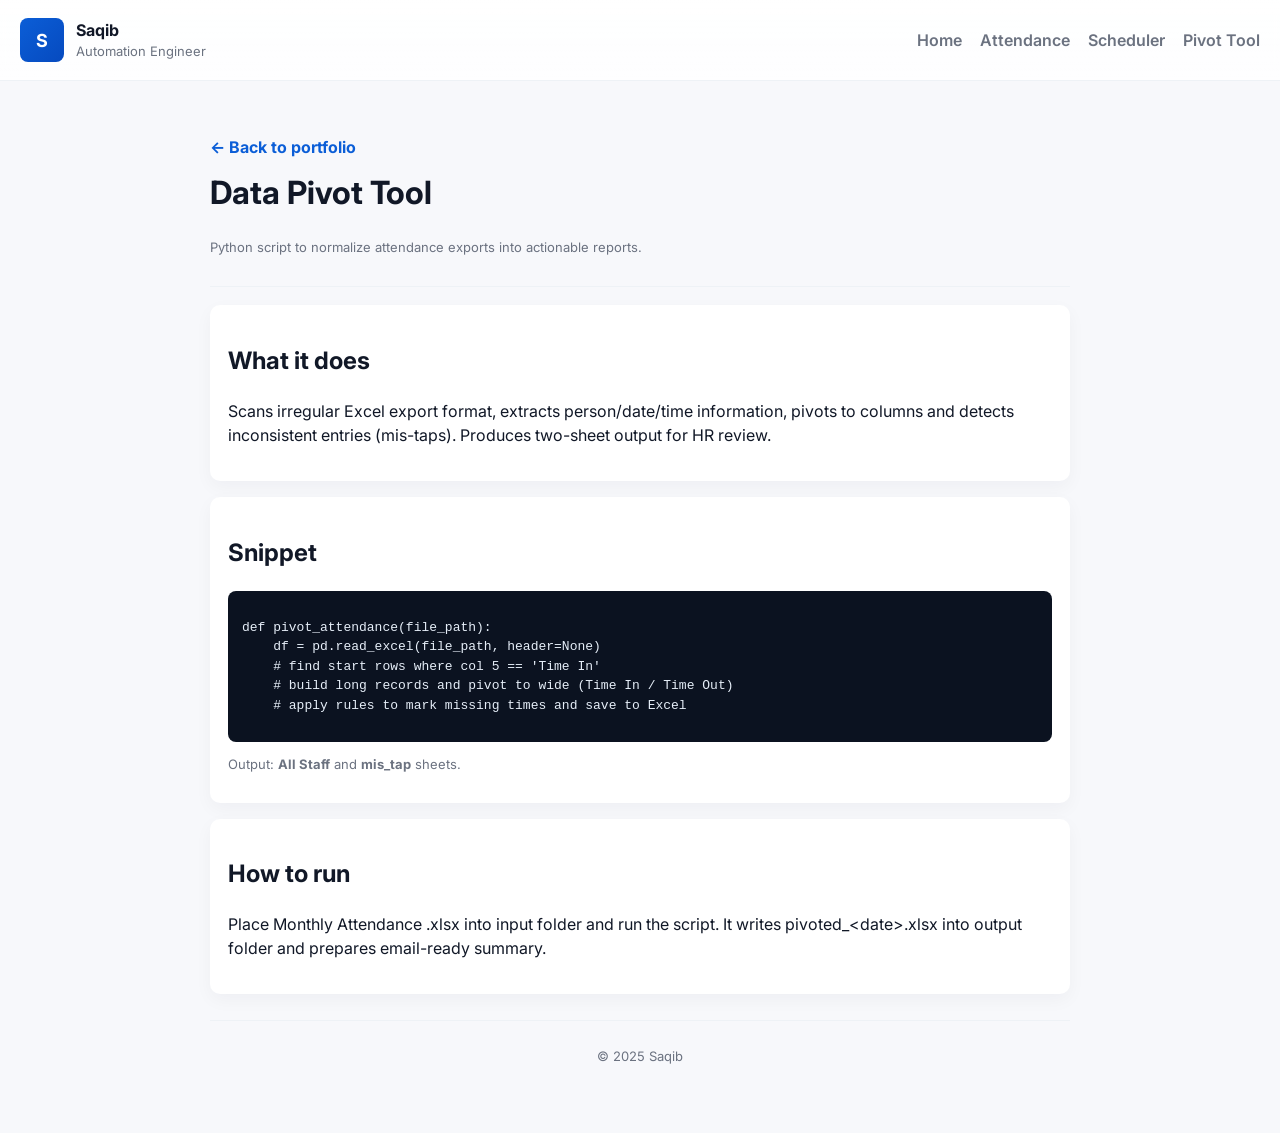
<file: pivot.html>
<!doctype html>
<html lang="en">
<head>
  <meta charset="utf-8"/><meta name="viewport" content="width=device-width,initial-scale=1"/>
  <title>Data Pivot Tool · Saqib</title>
  <link href="https://fonts.googleapis.com/css2?family=Inter:wght@400;600&display=swap" rel="stylesheet">
  <link rel="stylesheet" href="style.css">
</head>
<body>
  <header class="header">
    <div class="brand"><div class="logo">S</div><div><div class="title">Saqib</div><div class="sub">Automation Engineer</div></div></div>
    <nav class="nav"><a href="index.html">Home</a><a href="attendance.html">Attendance</a><a href="scheduler.html">Scheduler</a><a href="pivot.html">Pivot Tool</a></nav>
  </header>

  <main class="container">
    <div class="page-hero">
      <a href="index.html" style="color:var(--accent);font-weight:700;text-decoration:none">← Back to portfolio</a>
      <h1 style="margin-top:10px">Data Pivot Tool</h1>
      <div class="meta">Python script to normalize attendance exports into actionable reports.</div>
    </div>

    <section class="section">
      <h2>What it does</h2>
      <p>Scans irregular Excel export format, extracts person/date/time information, pivots to columns and detects inconsistent entries (mis-taps). Produces two-sheet output for HR review.</p>
    </section>

    <section class="section">
      <h2>Snippet</h2>
      <div class="code"><pre><code>def pivot_attendance(file_path):
    df = pd.read_excel(file_path, header=None)
    # find start rows where col 5 == 'Time In'
    # build long records and pivot to wide (Time In / Time Out)
    # apply rules to mark missing times and save to Excel</code></pre></div>
      <p class="meta">Output: <strong>All Staff</strong> and <strong>mis_tap</strong> sheets.</p>
    </section>

    <section class="section">
      <h2>How to run</h2>
      <p>Place Monthly Attendance .xlsx into input folder and run the script. It writes pivoted_&lt;date&gt;.xlsx into output folder and prepares email-ready summary.</p>
    </section>

    <footer class="footer">© 2025 Saqib</footer>
  </main>
</body>
</html>
</file>
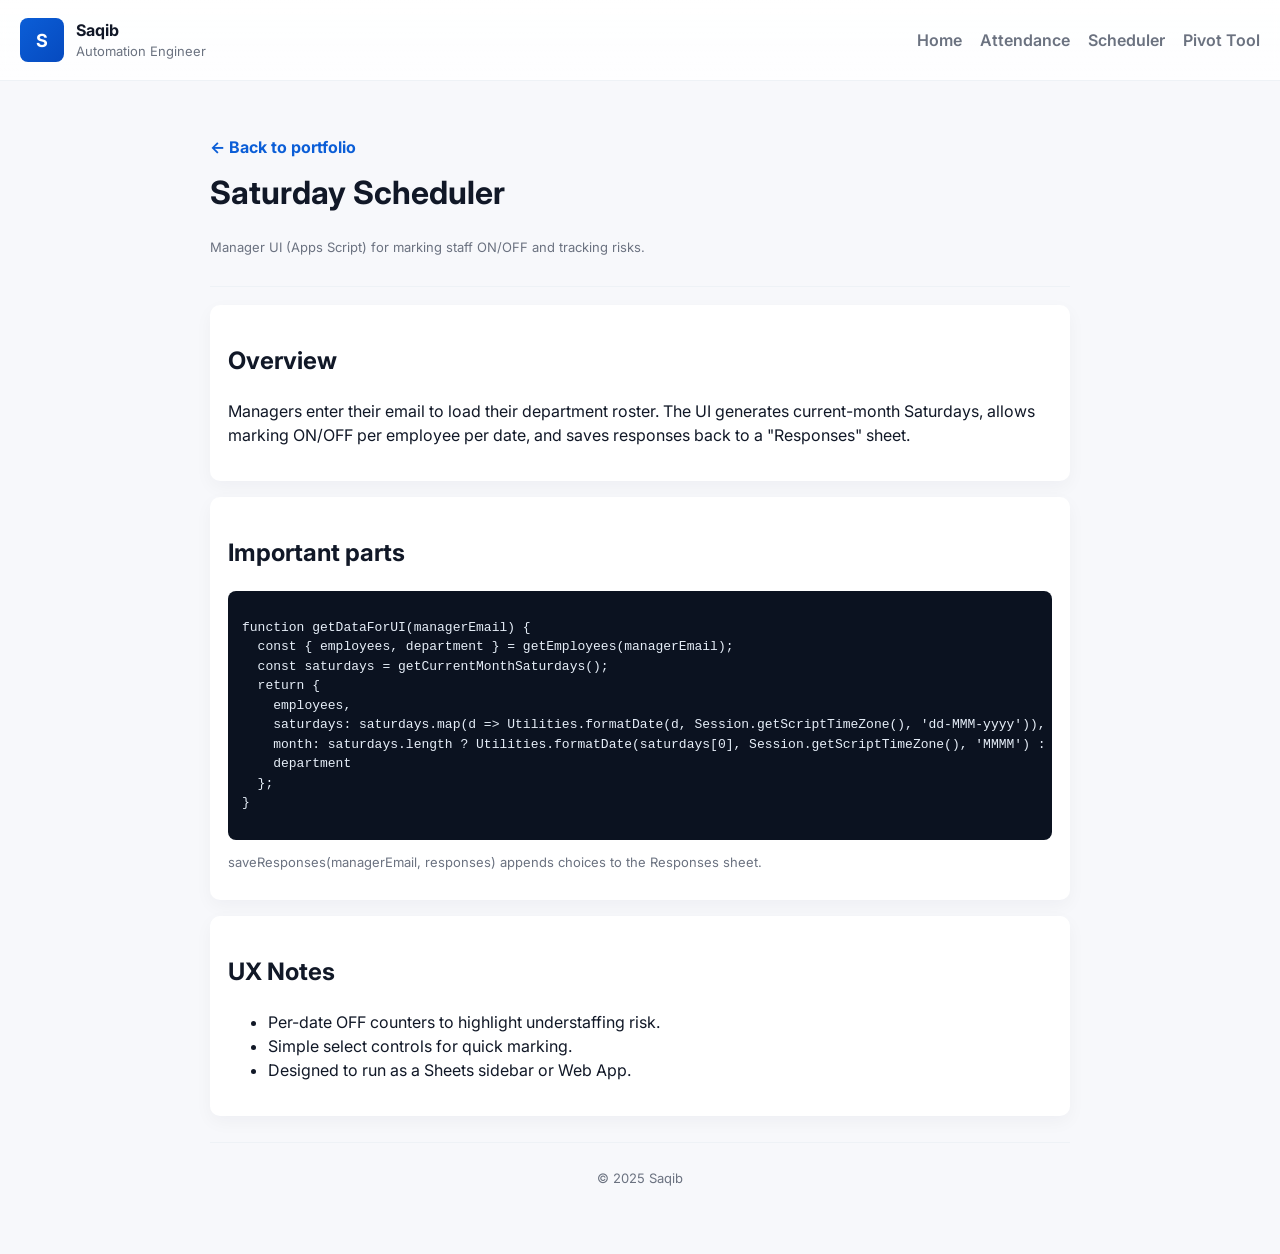
<file: scheduler.html>
<!doctype html>
<html lang="en">
<head>
  <meta charset="utf-8"/><meta name="viewport" content="width=device-width,initial-scale=1"/>
  <title>Saturday Scheduler · Saqib</title>
  <link href="https://fonts.googleapis.com/css2?family=Inter:wght@400;600&display=swap" rel="stylesheet">
  <link rel="stylesheet" href="style.css">
</head>
<body>
  <header class="header">
    <div class="brand"><div class="logo">S</div><div><div class="title">Saqib</div><div class="sub">Automation Engineer</div></div></div>
    <nav class="nav"><a href="index.html">Home</a><a href="attendance.html">Attendance</a><a href="scheduler.html">Scheduler</a><a href="pivot.html">Pivot Tool</a></nav>
  </header>

  <main class="container">
    <div class="page-hero">
      <a href="index.html" style="color:var(--accent);font-weight:700;text-decoration:none">← Back to portfolio</a>
      <h1 style="margin-top:10px">Saturday Scheduler</h1>
      <div class="meta">Manager UI (Apps Script) for marking staff ON/OFF and tracking risks.</div>
    </div>

    <section class="section">
      <h2>Overview</h2>
      <p>Managers enter their email to load their department roster. The UI generates current-month Saturdays, allows marking ON/OFF per employee per date, and saves responses back to a "Responses" sheet.</p>
    </section>

    <section class="section">
      <h2>Important parts</h2>
      <div class="code"><pre><code>function getDataForUI(managerEmail) {
  const { employees, department } = getEmployees(managerEmail);
  const saturdays = getCurrentMonthSaturdays();
  return {
    employees,
    saturdays: saturdays.map(d => Utilities.formatDate(d, Session.getScriptTimeZone(), 'dd-MMM-yyyy')),
    month: saturdays.length ? Utilities.formatDate(saturdays[0], Session.getScriptTimeZone(), 'MMMM') : '',
    department
  };
}</code></pre></div>
      <p class="meta">saveResponses(managerEmail, responses) appends choices to the Responses sheet.</p>
    </section>

    <section class="section">
      <h2>UX Notes</h2>
      <ul>
        <li>Per-date OFF counters to highlight understaffing risk.</li>
        <li>Simple select controls for quick marking.</li>
        <li>Designed to run as a Sheets sidebar or Web App.</li>
      </ul>
    </section>

    <footer class="footer">© 2025 Saqib</footer>
  </main>
</body>
</html>
</file>
<file: style.css>
/* style.css — Minimal, professional, clean */
:root{
  --accent:#0b5ed7;
  --text:#111827;
  --muted:#6b7280;
  --bg:#ffffff;
  --surface:#f7f8fb;
  --max:900px;
  --radius:10px;
}
*{box-sizing:border-box}
html,body{height:100%}
body{
  margin:0;
  font-family:Inter,system-ui,-apple-system,"Segoe UI",Roboto,"Helvetica Neue",Arial;
  color:var(--text);
  background:var(--surface);
  -webkit-font-smoothing:antialiased;
  -moz-osx-font-smoothing:grayscale;
  line-height:1.5;
}
.container{max-width:var(--max);margin:0 auto;padding:40px 20px}

/* header */
.header{
  display:flex;align-items:center;justify-content:space-between;
  gap:12px;padding:18px 20px;background:linear-gradient(180deg, rgba(255,255,255,0.9), rgba(255,255,255,0.85));
  border-bottom:1px solid #eef2f6;position:sticky;top:0;backdrop-filter:blur(4px);z-index:10;
}
.brand{display:flex;align-items:center;gap:12px}
.logo{width:44px;height:44px;border-radius:8px;background:linear-gradient(135deg,var(--accent),#064abf);display:flex;align-items:center;justify-content:center;color:white;font-weight:700;font-size:18px}
.title{font-weight:700}
.sub{font-size:13px;color:var(--muted)}

/* nav */
.nav a{margin-left:18px;color:var(--muted);text-decoration:none;font-weight:600}
.nav a:hover{color:var(--accent)}

/* hero */
.hero{padding:56px 0 20px}
.hero h1{font-size:34px;margin:0 0 8px}
.hero p{margin:0;color:var(--muted);font-size:15px;max-width:720px}

/* projects list — case study rows */
.projects{margin-top:28px;display:block}
.project-row{
  display:flex;gap:20px;align-items:flex-start;padding:20px;border-radius:12px;background:var(--bg);
  box-shadow:0 6px 18px rgba(17,24,39,0.06);margin-bottom:18px;transition:transform .14s ease,box-shadow .14s ease;
}
.project-row:hover{transform:translateY(-6px);box-shadow:0 18px 40px rgba(17,24,39,0.08)}
.thumb{width:320px;height:192px;background:#f3f4f6;border-radius:8px;flex-shrink:0;overflow:hidden;display:flex;align-items:center;justify-content:center}
.thumb img{width:100%;height:100%;object-fit:cover;display:block}
.project-content{flex:1}
.project-content h3{margin:0 0 8px;font-size:18px}
.project-content p{margin:0 0 12px;color:var(--muted)}
.meta{color:var(--muted);font-size:13px;margin-bottom:10px}
.links{display:flex;gap:10px}
.btn{display:inline-block;padding:8px 14px;border-radius:8px;background:var(--accent);color:white;text-decoration:none;font-weight:700}
.btn-ghost{display:inline-block;padding:8px 12px;border-radius:8px;border:1px solid #e6eefc;background:white;color:var(--text);text-decoration:none;font-weight:600}

/* detail page */
.page-hero{padding:14px 0 18px;border-bottom:1px solid #eef2f6;margin-bottom:18px}
.section{background:var(--bg);padding:18px;border-radius:10px;box-shadow:0 6px 18px rgba(17,24,39,0.04);margin-bottom:16px}
.code{background:#0b1220;color:#e6eef8;padding:14px;border-radius:8px;overflow:auto;font-family:ui-monospace,SFMono-Regular,Menlo,Monaco,"Roboto Mono",monospace;font-size:13px}

/* footer */
.footer{padding:26px 0;text-align:center;color:var(--muted);font-size:13px;border-top:1px solid #eef2f6;margin-top:26px}

/* responsive */
@media (max-width:920px){
  .project-row{flex-direction:column}
  .thumb{width:100%;height:180px}
  .nav a{margin-left:12px}
  .hero h1{font-size:28px}
}
</file>
